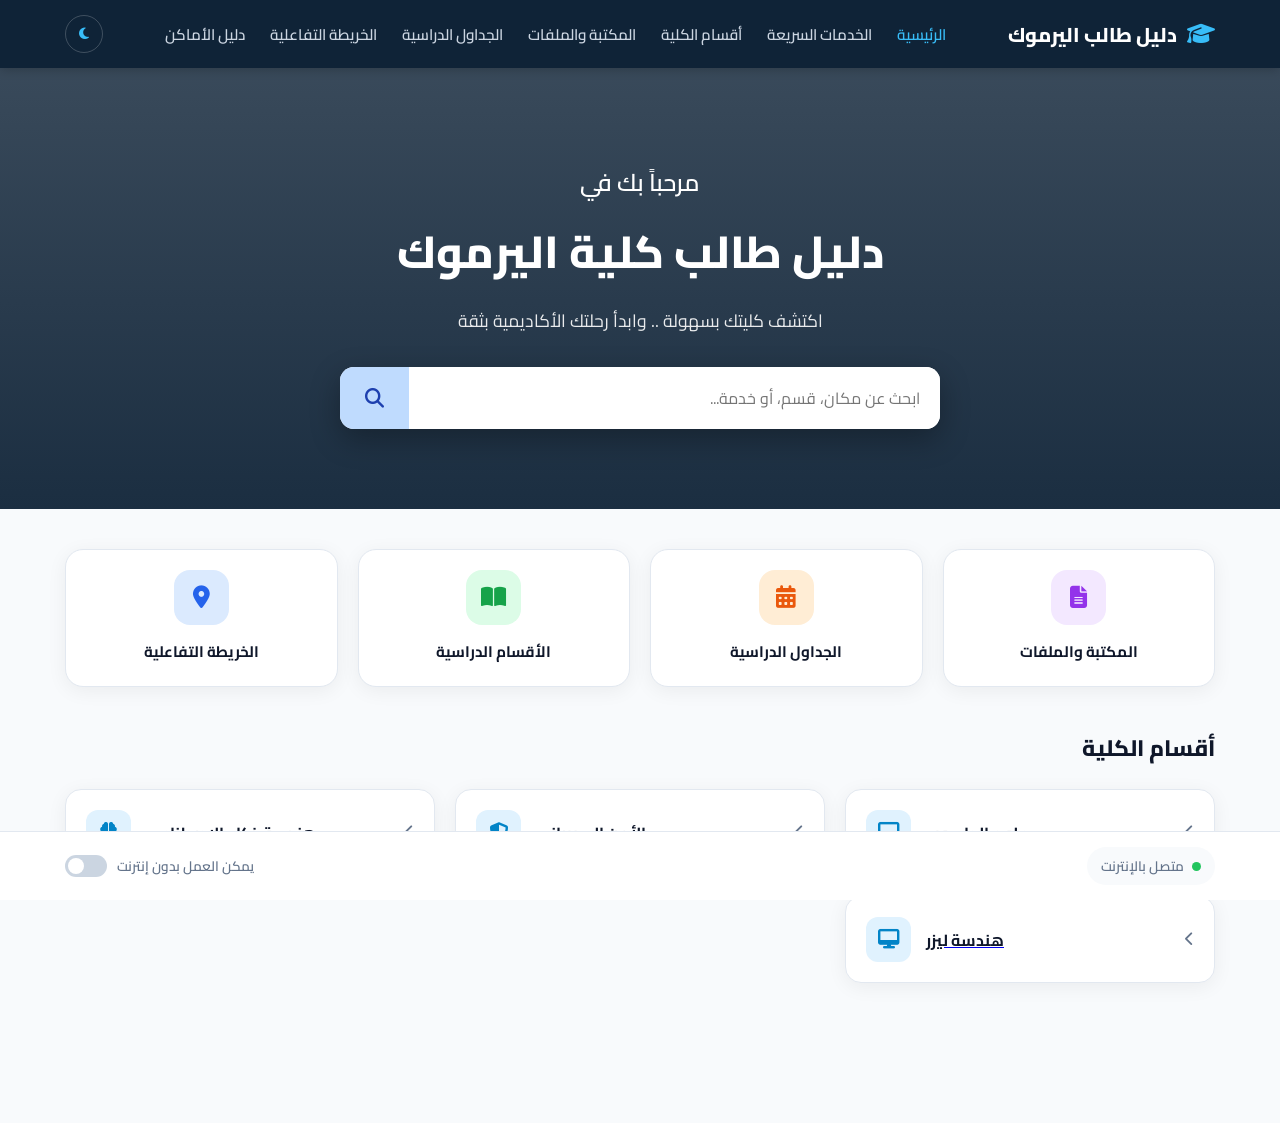
<file: Yarmouk College Interactive Student Guide/src/index.html>
<!DOCTYPE html>
<html lang="ar" dir="rtl">
<head>
  <meta charset="UTF-8">
  <meta name="viewport" content="width=device-width, initial-scale=1.0">
  <title>دليل طالب كلية اليرموك</title>
  
  <!-- الخط والأيقونات -->
  <link href="https://fonts.googleapis.com/css2?family=Cairo:wght@400;600;700;800&display=swap" rel="stylesheet">
  <link rel="stylesheet" href="https://cdnjs.cloudflare.com/ajax/libs/font-awesome/6.4.0/css/all.min.css">
  
  <!-- CSS -->
  <link rel="stylesheet" href="style.css">
  
  <!-- GSAP Library -->
  <script src="https://cdnjs.cloudflare.com/ajax/libs/gsap/3.12.2/gsap.min.js"></script>
</head>
<body>

  <!-- شريط التنقل العلوي للموقع (Full-Width Navbar) -->
  <nav class="navbar" id="navbar">
    <div class="nav-container">
      <!-- اللوغو والاسم -->
      <a href="#" class="brand-logo">
        <i class="fa-solid fa-graduation-cap logo-icon"></i>
        <span>دليل طالب اليرموك</span>
      </a>

      <!-- قائمة التنقل الأساسية بين الأقسام (تظهر في الحاسوب) -->
      <ul class="nav-menu" id="navMenu">
        <li><a href="#home" class="active">الرئيسية</a></li>
        <li><a href="#quick-access">الخدمات السريعة</a></li>
        <li><a href="#departments">أقسام الكلية</a></li>
        <li><a href="/src/subjects/subjects.html">المكتبة والملفات</a></li>
        <li><a href="/src/localStorage/timetable.html">الجداول الدراسية</a></li>
        <li><a href="#map">الخريطة التفاعلية</a></li>
        <li><a href="../src/secsshen2/index.html">دليل الأماكن</a></li>
      </ul>

      <!-- أزرار التحكم والوضع الليلي -->
      <div class="nav-controls">
        <!-- زر التبديل بين الليل والنهار -->
        <button class="theme-toggle" id="themeToggle" title="تبديل الوضع">
          <i class="fa-solid fa-sun sun-icon"></i>
          <i class="fa-solid fa-moon moon-icon"></i>
        </button>

        <!-- زر القائمة للهواتف (Hamburger Menu) -->
        <button class="menu-toggle" id="menuToggle">
          <i class="fa-solid fa-bars"></i>
        </button>
      </div>
    </div>
  </nav>

  <!-- القسم الرئيسي (Hero Section) بشاشة كاملة -->
  <section class="hero-section" id="home">
    <div class="hero-overlay"></div>
    <div class="hero-content">
      <p class="welcome-text">مرحباً بك في</p>
      <h1 class="college-title">دليل طالب كلية اليرموك</h1>
      <p class="sub-text">اكتشف كليتك بسهولة .. وابدأ رحلتك الأكاديمية بثقة</p>
      
      <!-- شريط البحث -->
      <div class="search-box">
        <input type="text" placeholder="ابحث عن مكان، قسم، أو خدمة...">
        <button class="search-btn"><i class="fa-solid fa-magnifying-glass"></i></button>
      </div>
    </div>
  </section>

  <!-- محتوى الموقع الرئيسي -->
  <main class="main-container">
    
    <!-- قسم الوصول السريع -->
    <section class="section-block" id="quick-access">
      <div class="quick-nav">
        <a href="/src/localStorage/timetable.html" class="nav-card">
          <div class="icon-wrapper purple">
            <i class="fa-solid fa-file-lines"></i>
          </div>
          <span>المكتبة والملفات</span>
        </a>

        <a href="/src/localStorage/timetable.html" class="nav-card">
          <div class="icon-wrapper orange">
            <i class="fa-solid fa-calendar-days"></i>
          </div>
          <span>الجداول الدراسية</span>
        </a>

        <a href="../src/department/department.html" class="nav-card">
          <div class="icon-wrapper green">
            <i class="fa-solid fa-book-open"></i>
          </div>
          <span>الأقسام الدراسية</span>
        </a>

        <a href="#map" class="nav-card">
          <div class="icon-wrapper blue">
            <i class="fa-solid fa-location-dot"></i>
          </div>
          <span>الخريطة التفاعلية</span>
        </a>
      </div>
    </section>

    <!-- قسم أقسام الكلية -->
    <section class="section-block" id="departments">
      <h2 class="section-title">أقسام الكلية</h2>
      <div class="departments-grid">
        
        <div class="dept-card">
          <i class="fa-solid fa-chevron-left arrow-icon"></i>
          <div class="dept-info">
            <a href="/src/department/department.html"><span class="dept-name">علوم الحاسوب</span></a>
            <div class="dept-icon"><i class="fa-solid fa-desktop"></i></div>
          </div>
        </div>
        

        <div class="dept-card">
          <i class="fa-solid fa-chevron-left arrow-icon"></i>
          <div class="dept-info">
            <a href="../src/department/department.html"><span class="dept-name">الأمن السيبراني</span></a>
            <div class="dept-icon"><i class="fa-solid fa-shield-halved"></i></div>
          </div>
        </div>

        <div class="dept-card">
          <i class="fa-solid fa-chevron-left arrow-icon"></i>
          <div class="dept-info">
           <a href="/src/department/department.html"> <span class="dept-name">هندسة ذكاء الاصطناعي</span></a>
            <div class="dept-icon"><i class="fa-solid fa-brain"></i></div>
          </div>
        </div>

        <div class="dept-card">
          <i class="fa-solid fa-chevron-left arrow-icon"></i>
          <div class="dept-info">
            <a href="/src/department/department.html"><span class="dept-name">هندسة ليزر</span></a>
            <div class="dept-icon"><i class="fa-solid fa-desktop"></i></div>
          </div>
        </div>

      </div>
    </section>

  </main>

  <!-- الشريط السفلي (Footer Status Bar) -->
  <footer class="site-footer">
    <div class="footer-container">
      <div class="status-indicator">
        <span class="dot green"></span>
        <span class="status-text">متصل بالإنترنت</span>
      </div>

      <div class="offline-toggle">
        <span class="label">يمكن العمل بدون إنترنت</span>
        <label class="switch">
          <input type="checkbox">
          <span class="slider round"></span>
        </label>
      </div>
    </div>
  </footer>

  <script src="script.js"></script>
</body>
</html>
</file>
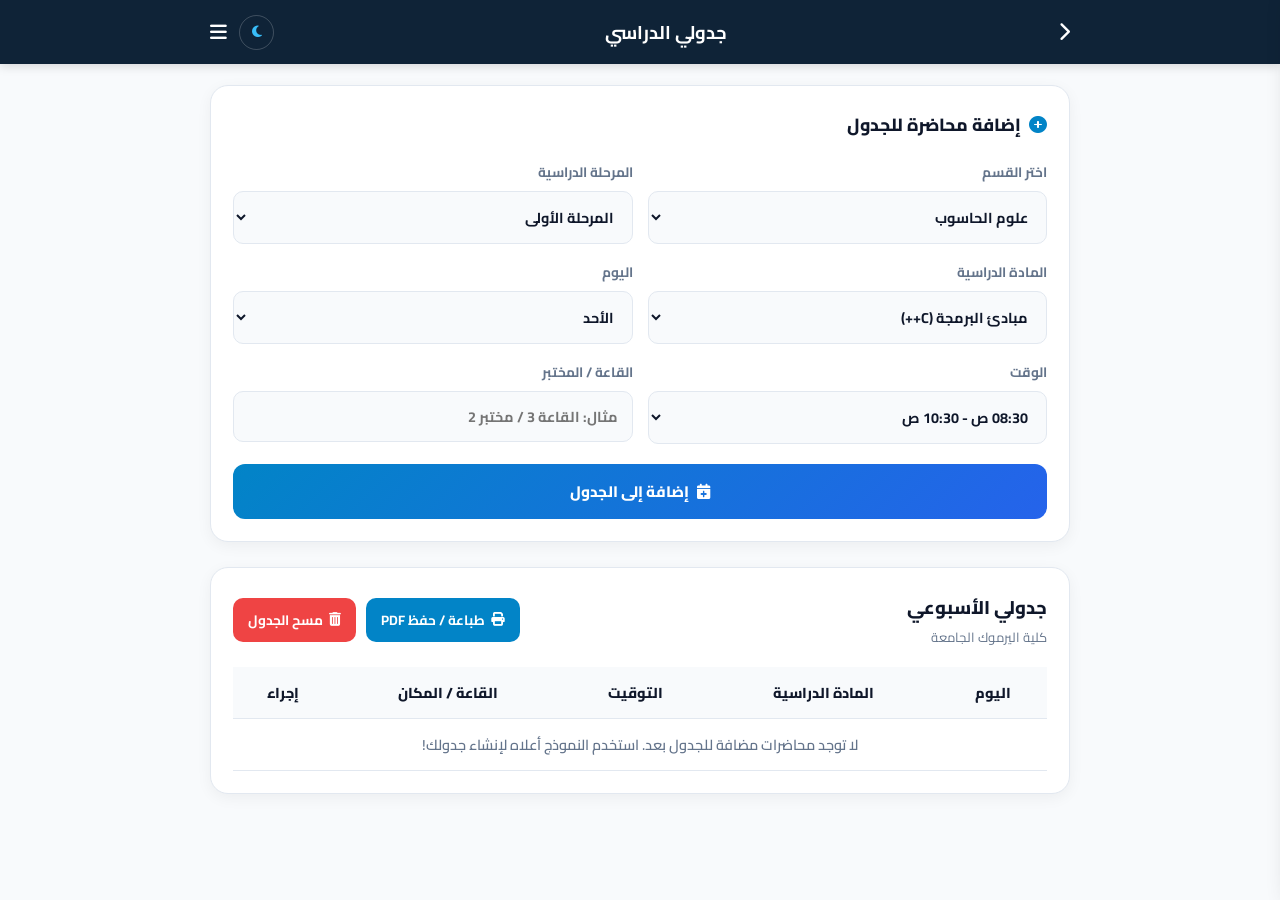
<file: Yarmouk College Interactive Student Guide/src/localStorage/timetable.html>
<!DOCTYPE html>
<html lang="ar" dir="rtl">
<head>
  <meta charset="UTF-8">
  <meta name="viewport" content="width=device-width, initial-scale=1.0">
  <title>منشئ الجدول الدراسي - كلية اليرموك</title>
  
  <!-- الخط والأيقونات -->
  <link href="https://fonts.googleapis.com/css2?family=Cairo:wght@400;600;700;800&display=swap" rel="stylesheet">
  <link rel="stylesheet" href="https://cdnjs.cloudflare.com/ajax/libs/font-awesome/6.4.0/css/all.min.css">
  
  <!-- CSS -->
  <link rel="stylesheet" href="timetable-style.css">
  
  <!-- GSAP Library -->
  <script src="https://cdnjs.cloudflare.com/ajax/libs/gsap/3.12.2/gsap.min.js"></script>
</head>
<body>

  <!-- شريط التنقل العلوي -->
  <header class="top-navbar">
    <div class="nav-container">
      <a href="javascript:history.back()" class="back-btn" title="رجوع">
        <i class="fa-solid fa-chevron-right"></i>
      </a>
      
      <h1 class="page-title">جدولي الدراسي</h1>

      <div class="nav-actions">
        <button class="theme-toggle" id="themeToggle" title="تبديل الوضع">
          <i class="fa-solid fa-sun sun-icon"></i>
          <i class="fa-solid fa-moon moon-icon"></i>
        </button>

        <button class="menu-btn" id="menuToggle" title="القائمة">
          <i class="fa-solid fa-bars"></i>
        </button>
      </div>
    </div>
  </header>

  <!-- القائمة الجانبية (الهامبرغر) -->
  <div class="menu-overlay" id="menuOverlay"></div>
  <aside class="sidebar-menu" id="sidebarMenu">
    <div class="sidebar-header">
      <h3>أقسام الكلية والدليل</h3>
      <button class="close-sidebar-btn" id="closeSidebarBtn"><i class="fa-solid fa-xmark"></i></button>
    </div>
    <ul class="sidebar-departments-list">
      <li>
        <a href="/src/index.html" class="sidebar-dept-item">
          <div class="dept-sm-icon"><i class="fa-solid fa-house"></i></div>
          <span>الرئيسية</span>
        </a>
      </li>
      <li>
        <a href="department.html?dept=cs" class="sidebar-dept-item">
          <div class="dept-sm-icon"><i class="fa-solid fa-desktop"></i></div>
          <span>علوم الحاسوب</span>
        </a>
      </li>
      <li>
        <a href="subjects.html" class="sidebar-dept-item">
          <div class="dept-sm-icon"><i class="fa-solid fa-book-open"></i></div>
          <span>المواد الدراسية</span>
        </a>
      </li>
      <li>
        <a href="timetable.html" class="sidebar-dept-item active">
          <div class="dept-sm-icon"><i class="fa-solid fa-calendar-days"></i></div>
          <span>جدولي الدراسي</span>
        </a>
      </li>
    </ul>
  </aside>

  <!-- الحاوية الرئيسية -->
  <main class="timetable-container">
    
    <!-- أدوات إضافة محاضرة جديدة -->
    <section class="builder-card">
      <h2 class="card-title"><i class="fa-solid fa-plus-circle"></i> إضافة محاضرة للجدول</h2>
      
      <form id="addLectureForm" class="lecture-form">
        <div class="form-row">
          <div class="form-group">
            <label>اختر القسم</label>
            <select id="deptSelect">
              <option value="cs">علوم الحاسوب</option>
              <option value="cyber">الأمن السيبراني</option>
            </select>
          </div>

          <div class="form-group">
            <label>المرحلة الدراسية</label>
            <select id="stageSelect">
              <option value="1">المرحلة الأولى</option>
              <option value="2">المرحلة الثانية</option>
              <option value="3">المرحلة الثالثة</option>
              <option value="4">المرحلة الرابعة</option>
            </select>
          </div>
        </div>

        <div class="form-row">
          <div class="form-group">
            <label>المادة الدراسية</label>
            <select id="subjectSelect">
              <!-- يتغير حسب القسم والمرحلة -->
            </select>
          </div>

          <div class="form-group">
            <label>اليوم</label>
            <select id="daySelect">
              <option value="الأحد">الأحد</option>
              <option value="الإثنين">الإثنين</option>
              <option value="الثلاثاء">الثلاثاء</option>
              <option value="الأربعاء">الأربعاء</option>
              <option value="الخميس">الخميس</option>
            </select>
          </div>
        </div>

        <div class="form-row">
          <div class="form-group">
            <label>الوقت</label>
            <select id="timeSelect">
              <option value="08:30 ص - 10:30 ص">08:30 ص - 10:30 ص</option>
              <option value="10:30 ص - 12:30 م">10:30 ص - 12:30 م</option>
              <option value="12:30 م - 02:30 م">12:30 م - 02:30 م</option>
            </select>
          </div>

          <div class="form-group">
            <label>القاعة / المختبر</label>
            <input type="text" id="hallInput" placeholder="مثال: القاعة 3 / مختبر 2" required>
          </div>
        </div>

        <button type="submit" class="submit-btn">
          <i class="fa-solid fa-calendar-plus"></i> إضافة إلى الجدول
        </button>
      </form>
    </section>

    <!-- عرض وتصدير الجدول الدراسي -->
    <section class="timetable-display-card" id="printableTableCard">
      <div class="table-header-actions">
        <div class="header-info">
          <h3>جدولي الأسبوعي</h3>
          <p id="tableSubInfo">كلية اليرموك الجامعة</p>
        </div>
        <div class="action-buttons">
          <button class="print-btn" onclick="window.print()">
            <i class="fa-solid fa-print"></i> طباعة / حفظ PDF
          </button>
          <button class="clear-btn" id="clearScheduleBtn">
            <i class="fa-solid fa-trash-can"></i> مسح الجدول
          </button>
        </div>
      </div>

      <!-- الجدول التفاعلي -->
      <div class="table-responsive-wrapper">
        <table class="schedule-table">
          <thead>
            <tr>
              <th>اليوم</th>
              <th>المادة الدراسية</th>
              <th>التوقيت</th>
              <th>القاعة / المكان</th>
              <th>إجراء</th>
            </tr>
          </thead>
          <tbody id="scheduleTableBody">
            <!-- يتم تعبئة المحاضرات ديناميكياً -->
          </tbody>
        </table>
      </div>
    </section>

  </main>

  <script src="timetable-script.js"></script>
</body>
</html>
</file>
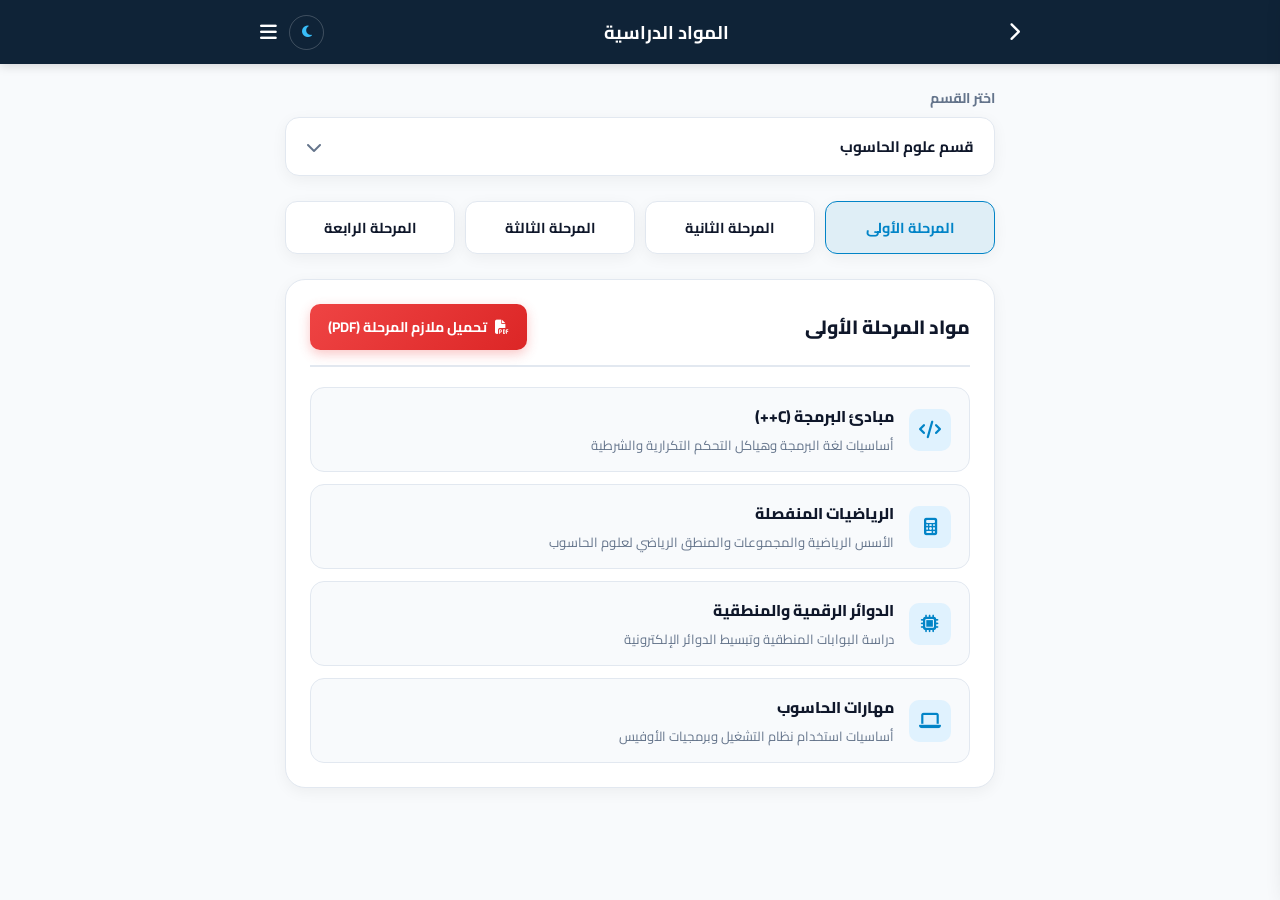
<file: Yarmouk College Interactive Student Guide/src/subjects/subjects.html>
<!DOCTYPE html>
<html lang="ar" dir="rtl">
<head>
  <meta charset="UTF-8">
  <meta name="viewport" content="width=device-width, initial-scale=1.0">
  <title>المواد الدراسية - كلية اليرموك</title>
  
  <!-- الخط والأيقونات -->
  <link href="https://fonts.googleapis.com/css2?family=Cairo:wght@400;600;700;800&display=swap" rel="stylesheet">
  <link rel="stylesheet" href="https://cdnjs.cloudflare.com/ajax/libs/font-awesome/6.4.0/css/all.min.css">
  
  <!-- CSS -->
  <link rel="stylesheet" href="subjects-style.css">
  
  <!-- GSAP Library -->
  <script src="https://cdnjs.cloudflare.com/ajax/libs/gsap/3.12.2/gsap.min.js"></script>
</head>
<body>

  <!-- شريط التنقل العلوي -->
  <header class="top-navbar">
    <div class="nav-container">
      <a href="javascript:history.back()" class="back-btn" title="رجوع">
        <i class="fa-solid fa-chevron-right"></i>
      </a>
      
      <h1 class="page-title">المواد الدراسية</h1>

      <div class="nav-actions">
        <button class="theme-toggle" id="themeToggle" title="تبديل الوضع">
          <i class="fa-solid fa-sun sun-icon"></i>
          <i class="fa-solid fa-moon moon-icon"></i>
        </button>

        <button class="menu-btn" id="menuToggle" title="القائمة">
          <i class="fa-solid fa-bars"></i>
        </button>
      </div>
    </div>
  </header>

  <!-- القائمة الجانبية للهامبرغر -->
  <div class="menu-overlay" id="menuOverlay"></div>
  <aside class="sidebar-menu" id="sidebarMenu">
    <div class="sidebar-header">
      <h3>أقسام الكلية</h3>
      <button class="close-sidebar-btn" id="closeSidebarBtn"><i class="fa-solid fa-xmark"></i></button>
    </div>
    <ul class="sidebar-departments-list">
      <li>
        <a href="/src/department/department.html" class="sidebar-dept-item">
          <div class="dept-sm-icon"><i class="fa-solid fa-desktop"></i></div>
          <span> هندسة الحاسوب</span>
        </a>
      </li>
      <li>
        <a href="/src/department/department.html" class="sidebar-dept-item">
          <div class="dept-sm-icon"><i class="fa-solid fa-user-shield"></i></div>
          <span>الأمن السيبراني</span>
        </a>
      </li>
      <li>
        <a href="subjects.html" class="sidebar-dept-item active">
          <div class="dept-sm-icon"><i class="fa-solid fa-book-open"></i></div>
          <span>المواد الدراسية</span>
        </a>
      </li>
    </ul>
  </aside>

  <!-- الحاوية الرئيسية -->
  <main class="subjects-container">
    
    <!-- قائمة اختيار القسم -->
    <div class="filters-section">
      <div class="filter-group">
        <label for="deptSelect">اختر القسم</label>
        <div class="select-wrapper">
          <select id="deptSelect">
            <option value="cs">قسم علوم الحاسوب</option>
            <option value="cyber">قسم الأمن السيبراني</option>
          </select>
          <i class="fa-solid fa-chevron-down"></i>
        </div>
      </div>
    </div>

    <!-- أزرار اختيار المراحل الدراسية -->
    <div class="stages-tabs-container">
      <button class="stage-tab-btn active" data-stage="1">المرحلة الأولى</button>
      <button class="stage-tab-btn" data-stage="2">المرحلة الثانية</button>
      <button class="stage-tab-btn" data-stage="3">المرحلة الثالثة</button>
      <button class="stage-tab-btn" data-stage="4">المرحلة الرابعة</button>
    </div>

    <!-- صندوق عرض مواد المرحلة المحددة -->
    <div class="stage-content-card" id="stageContentCard">
      <div class="stage-card-header">
        <h3 id="stageHeaderTitle">مواد المرحلة الأولى</h3>
        <a href="#" class="pdf-download-btn" id="pdfDownloadBtn" target="_blank">
          <i class="fa-solid fa-file-pdf"></i>
          <span>تحميل ملازم المرحلة (PDF)</span>
        </a>
      </div>

      <!-- قائمة المواد -->
      <div class="subjects-list" id="subjectsList"></div>
    </div>

  </main>

  <script src="subjects-script.js"></script>
</body>
</html>
</file>
<file: Yarmouk College Interactive Student Guide/src/style.css>
/* ------------------- CSS Variables ------------------- */
:root {
  --bg-color: #f8fafc;
  --card-bg: #ffffff;
  --text-primary: #0f172a;
  --text-secondary: #64748b;
  --header-bg: #0f2337;
  --accent-blue: #0284c7;
  --border-color: #e2e8f0;
  --shadow-sm: 0 4px 20px rgba(0, 0, 0, 0.06);
}

body.dark-mode {
  --bg-color: #0f172a;
  --card-bg: #1e293b;
  --text-primary: #f8fafc;
  --text-secondary: #94a3b8;
  --header-bg: #0b1329;
  --border-color: #334155;
  --shadow-sm: 0 4px 20px rgba(0, 0, 0, 0.3);
}

* {
  box-sizing: border-box;
  margin: 0;
  padding: 0;
  font-family: 'Cairo', sans-serif;
  scroll-behavior: smooth;
}

body {
  background-color: var(--bg-color);
  color: var(--text-primary);
  min-height: 100vh;
  display: flex;
  flex-direction: column;
  transition: background-color 0.3s ease, color 0.3s ease;
}

/* ------------------- Navbar (شريط الموقع) ------------------- */
.navbar {
  position: fixed;
  top: 0;
  left: 0;
  width: 100%;
  background-color: var(--header-bg);
  z-index: 1000;
  box-shadow: 0 2px 10px rgba(0,0,0,0.2);
}

.nav-container {
  max-width: 1200px;
  margin: 0 auto;
  padding: 15px 25px;
  display: flex;
  justify-content: space-between;
  align-items: center;
}

.brand-logo {
  color: #fff;
  text-decoration: none;
  font-size: 1.25rem;
  font-weight: 800;
  display: flex;
  align-items: center;
  gap: 10px;
}

.logo-icon {
  color: #38bdf8;
  font-size: 1.4rem;
}

.nav-menu {
  display: flex;
  list-style: none;
  gap: 25px;
}

.nav-menu a {
  color: #cbd5e1;
  text-decoration: none;
  font-size: 0.95rem;
  font-weight: 600;
  transition: color 0.2s ease;
}

.nav-menu a:hover,
.nav-menu a.active {
  color: #38bdf8;
}

.nav-controls {
  display: flex;
  align-items: center;
  gap: 15px;
}

.theme-toggle {
  background: transparent;
  border: 1px solid rgba(255, 255, 255, 0.2);
  width: 38px;
  height: 38px;
  border-radius: 50%;
  cursor: pointer;
  color: #fff;
  display: flex;
  align-items: center;
  justify-content: center;
  transition: background 0.2s;
}

.theme-toggle:hover {
  background: rgba(255, 255, 255, 0.1);
}

.sun-icon { display: none; color: #f59e0b; }
.moon-icon { display: block; color: #38bdf8; }

body.dark-mode .sun-icon { display: block; }
body.dark-mode .moon-icon { display: none; }

.menu-toggle {
  display: none;
  background: none;
  border: none;
  color: #fff;
  font-size: 1.4rem;
  cursor: pointer;
}

/* ------------------- Hero Section ------------------- */
.hero-section {
  position: relative;
  background: url('https://images.unsplash.com/photo-1562774053-701939374585?q=80&w=1600&auto=format&fit=crop') center/cover no-repeat;
  padding: 160px 20px 80px;
  text-align: center;
  color: #fff;
}

.hero-overlay {
  position: absolute;
  top: 0; left: 0; right: 0; bottom: 0;
  background: linear-gradient(180deg, rgba(15, 35, 55, 0.8) 0%, rgba(15, 35, 55, 0.95) 100%);
  z-index: 1;
}

.hero-content {
  position: relative;
  z-index: 2;
  max-width: 750px;
  margin: 0 auto;
}

.welcome-text {
  font-size: 1.5rem;
  font-weight: 600;
  margin-bottom: 5px;
}

.college-title {
  font-size: 2.8rem;
  font-weight: 800;
  margin-bottom: 10px;
}

.sub-text {
  font-size: 1.1rem;
  opacity: 0.9;
  margin-bottom: 30px;
}

/* Search Box */
.search-box {
  display: flex;
  background-color: #ffffff;
  border-radius: 14px;
  overflow: hidden;
  box-shadow: 0 10px 30px rgba(0,0,0,0.3);
  max-width: 600px;
  margin: 0 auto;
}

.search-box input {
  flex: 1;
  border: none;
  padding: 16px 20px;
  outline: none;
  font-size: 1rem;
  color: #1e293b;
  text-align: right;
}

.search-btn {
  background: #bfdbfe;
  border: none;
  padding: 0 25px;
  color: #1e40af;
  font-size: 1.2rem;
  cursor: pointer;
  transition: background 0.2s;
}

.search-btn:hover {
  background: #93c5fd;
}

/* ------------------- Main Content ------------------- */
.main-container {
  max-width: 1200px;
  width: 100%;
  margin: 0 auto;
  padding: 40px 25px 100px;
  flex: 1;
}

.section-block {
  margin-bottom: 40px;
}

/* Quick Navigation */
.quick-nav {
  display: grid;
  grid-template-columns: repeat(auto-fit, minmax(220px, 1fr));
  gap: 20px;
}

.nav-card {
  background-color: var(--card-bg);
  padding: 20px;
  border-radius: 18px;
  text-align: center;
  box-shadow: var(--shadow-sm);
  display: flex;
  flex-direction: column;
  align-items: center;
  gap: 12px;
  text-decoration: none;
  border: 1px solid var(--border-color);
  transition: transform 0.2s ease, box-shadow 0.2s ease;
}

.nav-card:hover {
  transform: translateY(-5px);
  box-shadow: 0 10px 25px rgba(0,0,0,0.1);
}

.icon-wrapper {
  width: 55px;
  height: 55px;
  border-radius: 16px;
  display: flex;
  align-items: center;
  justify-content: center;
  font-size: 1.4rem;
}

.icon-wrapper.purple { background-color: #f3e8ff; color: #9333ea; }
.icon-wrapper.orange { background-color: #ffedd5; color: #ea580c; }
.icon-wrapper.green  { background-color: #dcfce7; color: #16a34a; }
.icon-wrapper.blue   { background-color: #dbeafe; color: #2563eb; }

.nav-card span {
  font-size: 0.95rem;
  font-weight: 700;
  color: var(--text-primary);
}

/* Section Title & Departments */
.section-title {
  font-size: 1.4rem;
  font-weight: 800;
  margin-bottom: 20px;
  color: var(--text-primary);
}

.departments-grid {
  display: grid;
  grid-template-columns: repeat(auto-fit, minmax(300px, 1fr));
  gap: 20px;
}

.dept-card {
  background-color: var(--card-bg);
  padding: 20px;
  border-radius: 16px;
  box-shadow: var(--shadow-sm);
  display: flex;
  justify-content: space-between;
  align-items: center;
  border: 1px solid var(--border-color);
  cursor: pointer;
  transition: transform 0.2s ease;
}

.dept-card:hover {
  transform: translateY(-3px);
}

.dept-info {
  display: flex;
  align-items: center;
  gap: 15px;
}

.dept-name {
  font-size: 1rem;
  font-weight: 700;
  color: var(--text-primary);
}

.dept-icon {
  width: 45px;
  height: 45px;
  background-color: #e0f2fe;
  color: #0284c7;
  border-radius: 12px;
  display: flex;
  align-items: center;
  justify-content: center;
  font-size: 1.2rem;
}

.arrow-icon {
  font-size: 0.9rem;
  color: var(--text-secondary);
}

/* ------------------- Footer ------------------- */
.site-footer {
  background-color: var(--card-bg);
  border-top: 1px solid var(--border-color);
  padding: 15px 0;
  position: fixed;
  bottom: 0;
  width: 100%;
  z-index: 100;
}

.footer-container {
  max-width: 1200px;
  margin: 0 auto;
  padding: 0 25px;
  display: flex;
  justify-content: space-between;
  align-items: center;
}

.status-indicator {
  display: flex;
  align-items: center;
  gap: 8px;
  background-color: var(--bg-color);
  padding: 6px 14px;
  border-radius: 20px;
}

.dot {
  width: 9px;
  height: 9px;
  border-radius: 50%;
}
.dot.green { background-color: #22c55e; }

.status-text {
  font-size: 0.85rem;
  color: var(--text-secondary);
  font-weight: 600;
}

.offline-toggle {
  display: flex;
  align-items: center;
  gap: 10px;
}

.offline-toggle .label {
  font-size: 0.85rem;
  color: var(--text-secondary);
  font-weight: 600;
}

.switch {
  position: relative;
  display: inline-block;
  width: 42px;
  height: 22px;
}
.switch input { opacity: 0; width: 0; height: 0; }
.slider {
  position: absolute; cursor: pointer;
  top: 0; left: 0; right: 0; bottom: 0;
  background-color: #cbd5e1;
  transition: .3s;
  border-radius: 22px;
}
.slider:before {
  position: absolute; content: "";
  height: 16px; width: 16px;
  left: 3px; bottom: 3px;
  background-color: white;
  transition: .3s;
  border-radius: 50%;
}
input:checked + .slider { background-color: #0284c7; }
input:checked + .slider:before { transform: translateX(20px); }

/* ---------------- Responsive Styles (التكيف مع الشاشات والهواتف) ---------------- */
@media (max-width: 850px) {
  .menu-toggle {
    display: block; /* إظهار زر البرجر للموبايل */
  }

  .nav-menu {
    position: fixed;
    top: 68px;
    right: -100%;
    width: 260px;
    height: calc(100vh - 68px);
    background-color: var(--header-bg);
    flex-direction: column;
    padding: 30px 20px;
    gap: 20px;
    transition: right 0.3s ease;
    box-shadow: -5px 0 15px rgba(0,0,0,0.3);
  }

  .nav-menu.active {
    right: 0; /* إظهار القائمة عند الضغط على الزر */
  }

  .college-title {
    font-size: 2.1rem;
  }

  .welcome-text {
    font-size: 1.2rem;
  }

  .quick-nav {
    grid-template-columns: repeat(2, 1fr);
  }

  .departments-grid {
    grid-template-columns: 1fr;
  }
}

@media (max-width: 480px) {
  .offline-toggle .label {
    display: none; /* إخفاء النص عند الأجهزة الصغرى */
  }
}
</file>
<file: Yarmouk College Interactive Student Guide/src/localStorage/timetable-style.css>
:root {
  --bg-color: #f8fafc;
  --card-bg: #ffffff;
  --text-primary: #0f172a;
  --text-secondary: #64748b;
  --header-bg: #0f2337;
  --border-color: #e2e8f0;
  --accent-blue: #0284c7;
  --shadow-sm: 0 4px 15px rgba(0, 0, 0, 0.05);
}

body.dark-mode {
  --bg-color: #0f172a;
  --card-bg: #1e293b;
  --text-primary: #f8fafc;
  --text-secondary: #94a3b8;
  --header-bg: #0b1329;
  --border-color: #334155;
  --accent-blue: #38bdf8;
  --shadow-sm: 0 4px 20px rgba(0, 0, 0, 0.3);
}

* { box-sizing: border-box; margin: 0; padding: 0; font-family: 'Cairo', sans-serif; }
body { background-color: var(--bg-color); color: var(--text-primary); min-height: 100vh; transition: background-color 0.3s ease; }

/* Navbar */
.top-navbar { position: fixed; top: 0; left: 0; width: 100%; background-color: var(--header-bg); color: #fff; z-index: 1000; box-shadow: 0 2px 10px rgba(0,0,0,0.15); }
.nav-container { max-width: 900px; margin: 0 auto; padding: 14px 20px; display: flex; justify-content: space-between; align-items: center; }
.back-btn, .menu-btn { background: none; border: none; color: #fff; font-size: 1.2rem; cursor: pointer; text-decoration: none; }
.page-title { font-size: 1.15rem; font-weight: 700; }
.nav-actions { display: flex; align-items: center; gap: 12px; }

.theme-toggle {
  background: transparent; border: 1px solid rgba(255, 255, 255, 0.2);
  width: 35px; height: 35px; border-radius: 50%; cursor: pointer; color: #fff;
  display: flex; align-items: center; justify-content: center;
}
.sun-icon { display: none; color: #f59e0b; }
.moon-icon { display: block; color: #38bdf8; }
body.dark-mode .sun-icon { display: block; }
body.dark-mode .moon-icon { display: none; }

/* Sidebar Menu */
.menu-overlay { position: fixed; top: 0; left: 0; width: 100%; height: 100%; background: rgba(15, 23, 42, 0.6); backdrop-filter: blur(4px); z-index: 1100; opacity: 0; pointer-events: none; transition: opacity 0.3s ease; }
.menu-overlay.active { opacity: 1; pointer-events: auto; }
.sidebar-menu { position: fixed; top: 0; right: -300px; width: 280px; height: 100vh; background-color: var(--card-bg); box-shadow: -5px 0 25px rgba(0,0,0,0.3); z-index: 1200; display: flex; flex-direction: column; transition: right 0.35s cubic-bezier(0.16, 1, 0.3, 1); }
.sidebar-menu.active { right: 0; }
.sidebar-header { padding: 18px 20px; display: flex; justify-content: space-between; align-items: center; border-bottom: 1px solid var(--border-color); }
.sidebar-header h3 { font-size: 1.1rem; font-weight: 800; color: var(--text-primary); }
.close-sidebar-btn { background: var(--bg-color); border: none; color: var(--text-primary); width: 32px; height: 32px; border-radius: 50%; cursor: pointer; display: flex; align-items: center; justify-content: center; }
.sidebar-departments-list { list-style: none; padding: 15px; display: flex; flex-direction: column; gap: 10px; }
.sidebar-dept-item { display: flex; align-items: center; gap: 12px; padding: 12px 15px; background-color: var(--bg-color); border-radius: 12px; text-decoration: none; color: var(--text-primary); font-weight: 700; font-size: 0.95rem; border: 1px solid var(--border-color); }
.sidebar-dept-item:hover, .sidebar-dept-item.active { background-color: rgba(56, 189, 248, 0.1); border-color: #38bdf8; color: #0284c7; }
.dept-sm-icon { width: 35px; height: 35px; background-color: #e0f2fe; color: #0284c7; border-radius: 8px; display: flex; align-items: center; justify-content: center; }

/* Main Container */
.timetable-container { max-width: 900px; margin: 0 auto; padding: 85px 20px 40px; }

/* Form Card */
.builder-card {
  background-color: var(--card-bg); border: 1px solid var(--border-color);
  border-radius: 18px; padding: 22px; margin-bottom: 25px; box-shadow: var(--shadow-sm);
}

.card-title { font-size: 1.1rem; font-weight: 800; color: var(--text-primary); margin-bottom: 18px; display: flex; align-items: center; gap: 8px; }
.card-title i { color: var(--accent-blue); }

.lecture-form { display: flex; flex-direction: column; gap: 15px; }
.form-row { display: grid; grid-template-columns: repeat(2, 1fr); gap: 15px; }

.form-group label { display: block; font-size: 0.85rem; font-weight: 700; color: var(--text-secondary); margin-bottom: 6px; }

.form-group select, .form-group input {
  width: 100%; padding: 11px 14px; background-color: var(--bg-color);
  border: 1px solid var(--border-color); border-radius: 10px; color: var(--text-primary);
  font-weight: 700; outline: none; font-size: 0.9rem;
}

.submit-btn {
  background: linear-gradient(135deg, #0284c7, #2563eb); color: #fff;
  border: none; padding: 13px; border-radius: 12px; font-weight: 800;
  font-size: 0.95rem; cursor: pointer; display: flex; align-items: center;
  justify-content: center; gap: 8px; margin-top: 5px; transition: transform 0.2s;
}
.submit-btn:hover { transform: translateY(-2px); }

/* Table Display Card */
.timetable-display-card {
  background-color: var(--card-bg); border: 1px solid var(--border-color);
  border-radius: 18px; padding: 22px; box-shadow: var(--shadow-sm);
}

.table-header-actions {
  display: flex; justify-content: space-between; align-items: center;
  margin-bottom: 18px; flex-wrap: wrap; gap: 12px;
}

.header-info h3 { font-size: 1.15rem; font-weight: 800; color: var(--text-primary); }
.header-info p { font-size: 0.82rem; color: var(--text-secondary); }

.action-buttons { display: flex; gap: 10px; }

.print-btn, .clear-btn {
  padding: 9px 15px; border-radius: 10px; border: none; font-weight: 700;
  font-size: 0.85rem; cursor: pointer; display: flex; align-items: center; gap: 6px;
}
.print-btn { background-color: #0284c7; color: #fff; }
.clear-btn { background-color: #ef4444; color: #fff; }

/* Table Styles */
.table-responsive-wrapper { overflow-x: auto; }

.schedule-table {
  width: 100%; border-collapse: collapse; text-align: center; font-size: 0.9rem;
}

.schedule-table th, .schedule-table td {
  padding: 12px 10px; border-bottom: 1px solid var(--border-color);
}

.schedule-table th {
  background-color: var(--bg-color); color: var(--text-primary); font-weight: 800;
}

.schedule-table td { color: var(--text-secondary); font-weight: 600; }

.delete-row-btn {
  background: none; border: none; color: #ef4444; cursor: pointer; font-size: 1rem;
}

.empty-msg { padding: 30px; color: var(--text-secondary); font-weight: 600; }

/* ---------------- مخصصات الطباعة ---------------- */
@media print {
  .top-navbar, .sidebar-menu, .menu-overlay, .builder-card, .action-buttons, .delete-row-btn, th:last-child, td:last-child {
    display: none !important;
  }
  body { background: #fff !important; color: #000 !important; }
  .timetable-container { padding: 0 !important; max-width: 100% !important; }
  .timetable-display-card { border: none !important; box-shadow: none !important; }
}

@media (max-width: 600px) {
  .form-row { grid-template-columns: 1fr; }
  .table-header-actions { flex-direction: column; align-items: flex-start; }
}
</file>
<file: Yarmouk College Interactive Student Guide/src/subjects/subjects-style.css>
:root {
  --bg-color: #f8fafc;
  --card-bg: #ffffff;
  --text-primary: #0f172a;
  --text-secondary: #64748b;
  --header-bg: #0f2337;
  --border-color: #e2e8f0;
  --accent-color: #0284c7;
  --shadow-sm: 0 4px 15px rgba(0, 0, 0, 0.05);
}

body.dark-mode {
  --bg-color: #0f172a;
  --card-bg: #1e293b;
  --text-primary: #f8fafc;
  --text-secondary: #94a3b8;
  --header-bg: #0b1329;
  --border-color: #334155;
  --accent-color: #38bdf8;
  --shadow-sm: 0 4px 20px rgba(0, 0, 0, 0.3);
}

* {
  box-sizing: border-box;
  margin: 0;
  padding: 0;
  font-family: 'Cairo', sans-serif;
}

body {
  background-color: var(--bg-color);
  color: var(--text-primary);
  min-height: 100vh;
  transition: background-color 0.3s ease, color 0.3s ease;
}

/* Navbar */
.top-navbar {
  position: fixed;
  top: 0; left: 0; width: 100%;
  background-color: var(--header-bg);
  color: #fff;
  z-index: 1000;
  box-shadow: 0 2px 10px rgba(0,0,0,0.15);
}

.nav-container {
  max-width: 800px;
  margin: 0 auto;
  padding: 14px 20px;
  display: flex;
  justify-content: space-between;
  align-items: center;
}

.back-btn, .menu-btn {
  background: none; border: none; color: #fff; font-size: 1.2rem; cursor: pointer; text-decoration: none;
}

.page-title {
  font-size: 1.15rem;
  font-weight: 700;
}

.nav-actions {
  display: flex;
  align-items: center;
  gap: 12px;
}

.theme-toggle {
  background: transparent; border: 1px solid rgba(255, 255, 255, 0.2);
  width: 35px; height: 35px; border-radius: 50%; cursor: pointer; color: #fff;
  display: flex; align-items: center; justify-content: center;
}

.sun-icon { display: none; color: #f59e0b; }
.moon-icon { display: block; color: #38bdf8; }
body.dark-mode .sun-icon { display: block; }
body.dark-mode .moon-icon { display: none; }

/* Sidebar Menu */
.menu-overlay {
  position: fixed; top: 0; left: 0; width: 100%; height: 100%;
  background: rgba(15, 23, 42, 0.6); backdrop-filter: blur(4px);
  z-index: 1100; opacity: 0; pointer-events: none; transition: opacity 0.3s ease;
}
.menu-overlay.active { opacity: 1; pointer-events: auto; }

.sidebar-menu {
  position: fixed; top: 0; right: -300px; width: 280px; height: 100vh;
  background-color: var(--card-bg); box-shadow: -5px 0 25px rgba(0,0,0,0.3);
  z-index: 1200; display: flex; flex-direction: column;
  transition: right 0.35s cubic-bezier(0.16, 1, 0.3, 1);
}
.sidebar-menu.active { right: 0; }

.sidebar-header {
  padding: 18px 20px; display: flex; justify-content: space-between; align-items: center;
  border-bottom: 1px solid var(--border-color);
}
.sidebar-header h3 { font-size: 1.1rem; font-weight: 800; color: var(--text-primary); }

.close-sidebar-btn {
  background: var(--bg-color); border: none; color: var(--text-primary);
  width: 32px; height: 32px; border-radius: 50%; cursor: pointer;
  display: flex; align-items: center; justify-content: center;
}

.sidebar-departments-list {
  list-style: none; padding: 15px; display: flex; flex-direction: column; gap: 10px;
}

.sidebar-dept-item {
  display: flex; align-items: center; gap: 12px; padding: 12px 15px;
  background-color: var(--bg-color); border-radius: 12px; text-decoration: none;
  color: var(--text-primary); font-weight: 700; font-size: 0.95rem;
  border: 1px solid var(--border-color); transition: all 0.2s ease;
}
.sidebar-dept-item:hover, .sidebar-dept-item.active {
  background-color: rgba(56, 189, 248, 0.1); border-color: #38bdf8; color: #0284c7;
}

.dept-sm-icon {
  width: 35px; height: 35px; background-color: #e0f2fe; color: #0284c7;
  border-radius: 8px; display: flex; align-items: center; justify-content: center;
}
body.dark-mode .dept-sm-icon { background-color: #0369a1; color: #ffffff; }

/* Main Container */
.subjects-container {
  max-width: 750px;
  margin: 0 auto;
  padding: 85px 20px 40px;
}

/* Filters Section */
.filters-section {
  display: flex;
  flex-direction: column;
  gap: 15px;
  margin-bottom: 25px;
}

.filter-group label {
  display: block;
  font-size: 0.88rem;
  font-weight: 700;
  color: var(--text-secondary);
  margin-bottom: 6px;
}

.select-wrapper {
  position: relative;
  background-color: var(--card-bg);
  border: 1px solid var(--border-color);
  border-radius: 14px;
  box-shadow: var(--shadow-sm);
}

.select-wrapper select {
  width: 100%;
  padding: 14px 20px;
  background: transparent;
  border: none;
  outline: none;
  color: var(--text-primary);
  font-size: 0.95rem;
  font-weight: 700;
  appearance: none;
  cursor: pointer;
  text-align: right;
}

.select-wrapper i {
  position: absolute;
  left: 20px;
  top: 50%;
  transform: translateY(-50%);
  color: var(--text-secondary);
  pointer-events: none;
}

/* Subjects List Cards */
.subjects-list {
  display: flex;
  flex-direction: column;
  gap: 12px;
}

.subject-card {
  background-color: var(--card-bg);
  padding: 16px 20px;
  border-radius: 16px;
  display: flex;
  align-items: center;
  justify-content: space-between;
  box-shadow: var(--shadow-sm);
  border: 1px solid var(--border-color);
  cursor: pointer;
  transition: transform 0.2s ease, box-shadow 0.2s ease;
  text-decoration: none;
}

.subject-card:hover {
  transform: translateY(-2px);
  box-shadow: 0 6px 20px rgba(0,0,0,0.06);
}

.subject-info {
  display: flex;
  align-items: center;
  gap: 15px;
  flex: 1;
}

.subject-text h3 {
  font-size: 1rem;
  font-weight: 800;
  color: var(--text-primary);
  margin-bottom: 3px;
}

.subject-text p {
  font-size: 0.82rem;
  color: var(--text-secondary);
}

.subject-icon {
  width: 45px;
  height: 45px;
  background-color: #e0f2fe;
  color: #0284c7;
  border-radius: 12px;
  display: flex;
  align-items: center;
  justify-content: center;
  font-size: 1.1rem;
  flex-shrink: 0;
}
body.dark-mode .subject-icon {
  background-color: #0369a1;
  color: #ffffff;
}

.arrow-icon {
  font-size: 0.85rem;
  color: var(--text-secondary);
}
/* أزرار المراحل الدراسية الأفقية */
.stages-tabs-container {
  display: grid;
  grid-template-columns: repeat(4, 1fr);
  gap: 10px;
  margin-bottom: 25px;
}

.stage-tab-btn {
  background-color: var(--card-bg);
  border: 1px solid var(--border-color);
  padding: 12px 10px;
  border-radius: 12px;
  font-weight: 700;
  font-size: 0.9rem;
  color: var(--text-primary);
  cursor: pointer;
  box-shadow: var(--shadow-sm);
  transition: all 0.25s ease;
  text-align: center;
}

.stage-tab-btn.active, .stage-tab-btn:hover {
  background-color: rgba(2, 132, 199, 0.1);
  border-color: #0284c7;
  color: #0284c7;
}

/* صندوق تفاصيل المرحلة */
.stage-content-card {
  background-color: var(--card-bg);
  border: 1px solid var(--border-color);
  border-radius: 20px;
  padding: 24px;
  box-shadow: var(--shadow-sm);
}

.stage-card-header {
  display: flex;
  justify-content: space-between;
  align-items: center;
  margin-bottom: 20px;
  border-bottom: 2px solid var(--border-color);
  padding-bottom: 15px;
  flex-wrap: wrap;
  gap: 15px;
}

.stage-card-header h3 {
  font-size: 1.2rem;
  font-weight: 800;
  color: var(--text-primary);
}

/* زر تحميل الـ PDF */
.pdf-download-btn {
  display: flex;
  align-items: center;
  gap: 8px;
  background: linear-gradient(135deg, #ef4444, #dc2626);
  color: #ffffff;
  padding: 10px 18px;
  border-radius: 10px;
  text-decoration: none;
  font-weight: 700;
  font-size: 0.88rem;
  box-shadow: 0 4px 12px rgba(239, 68, 68, 0.3);
  transition: transform 0.2s, box-shadow 0.2s;
}

.pdf-download-btn:hover {
  transform: translateY(-2px);
  box-shadow: 0 6px 18px rgba(239, 68, 68, 0.4);
}

/* قائمة المواد */
.subjects-list {
  display: flex;
  flex-direction: column;
  gap: 12px;
}

.subject-item {
  background-color: var(--bg-color);
  padding: 14px 18px;
  border-radius: 14px;
  display: flex;
  align-items: center;
  gap: 15px;
  border: 1px solid var(--border-color);
}

.subject-icon {
  width: 42px;
  height: 42px;
  background-color: #e0f2fe;
  color: #0284c7;
  border-radius: 10px;
  display: flex;
  align-items: center;
  justify-content: center;
  font-size: 1.1rem;
  flex-shrink: 0;
}
body.dark-mode .subject-icon {
  background-color: #0369a1;
  color: #ffffff;
}

.subject-text h4 {
  font-size: 0.98rem;
  font-weight: 800;
  color: var(--text-primary);
  margin-bottom: 2px;
}

.subject-text p {
  font-size: 0.82rem;
  color: var(--text-secondary);
}

@media (max-width: 600px) {
  .stages-tabs-container {
    grid-template-columns: repeat(2, 1fr);
  }
  .stage-card-header {
    flex-direction: column;
    align-items: flex-start;
  }
  .pdf-download-btn {
    width: 100%;
    justify-content: center;
  }
}
</file>
